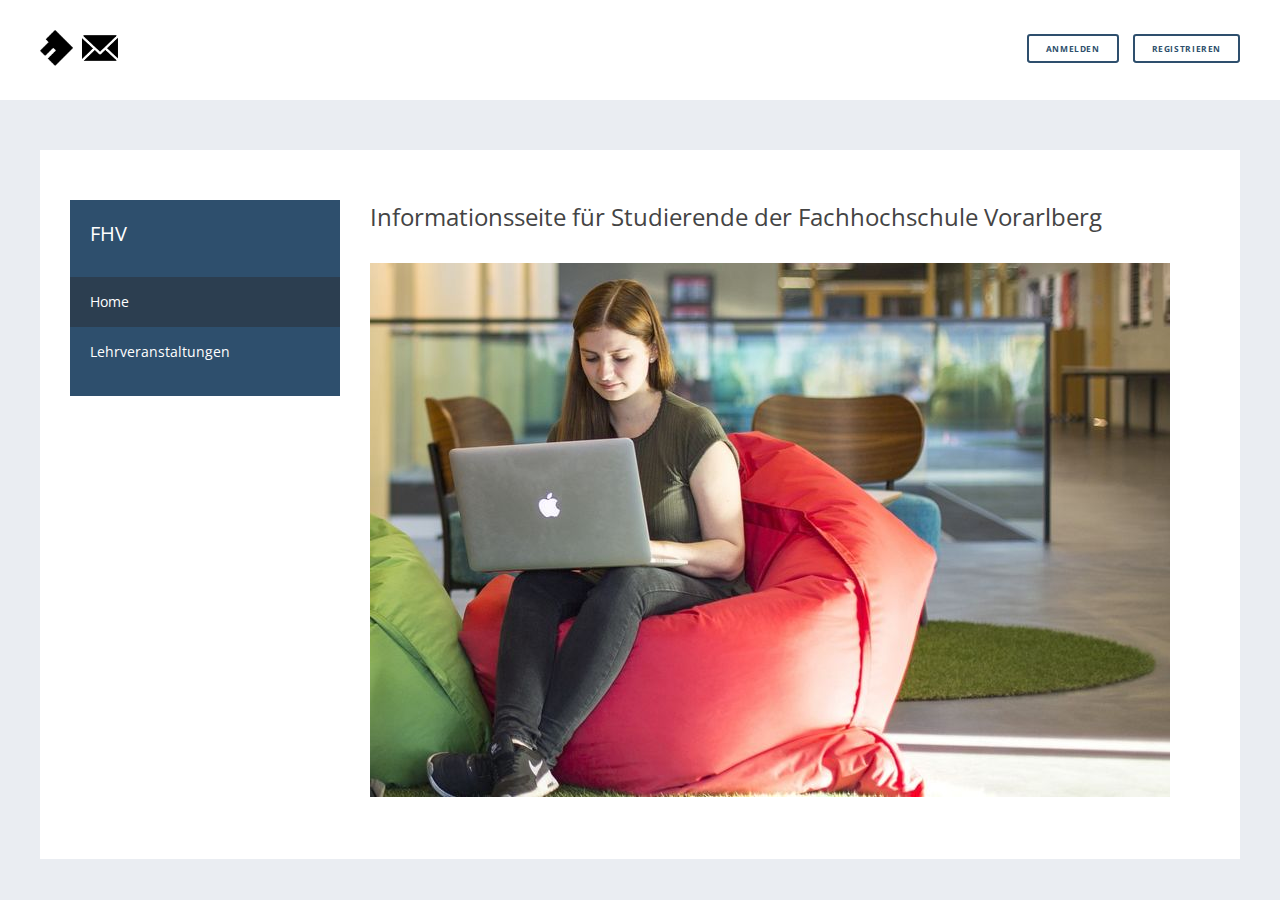
<file: index.html>
<!DOCTYPE html>
<html>

<head>
	<meta charset="utf-8">
	<meta name="author" content="Tobias Buhmann" />
	<meta name="copyright" content="Tobias Buhmann" />
	<meta name="keywords" content="Fachhochschule Vorarlberg, FHV, Studenten" />
	<meta name="robots" content="index" />
	<meta name="robots" content="max-image-preview:[medium]" />
	<meta http-equiv="cache-control" content="no-cache" />
	<meta name="viewport" content="width=device-width, initial-scale=1.0, user-scalable=no">
	<title>FHV | Registrierung</title>
	<link href='https://fonts.googleapis.com/css?family=Open+Sans:400,300,600,700&subset=latin,cyrillic'
		rel='stylesheet' type='text/css'>
	<link href="css/style.css" rel="stylesheet" type="text/css">
	<script src="js/main.js" type="text/javascript"></script>
</head>

<body>
	<header>
		<div class="container">
			<div class="head">
				<div class="head-logo" id="logos">
					<a href="index.html"><img src="images/logo.png" alt="fhv-logo"></a>
					<a href="mailto:tobias.buhmann@students.fhv.at"><img src="images/email.png" alt="mail-logo"></a>
				</div>

				<div class="head-button">
					<ul class="actions">
						<li><a href="index.html" class="button">Anmelden</a></li>
						<li><a href="registration.html" class="button">Registrieren</a></li>
					</ul>
				</div>
			</div>
		</div>
	</header>
	<section class="content">
		<div class="container">
			<div class="content-wrap">
				<div>
					<aside>
						<div class="menu-box">
							<h4>FHV</h4>
							<nav>
								<ul>
									<li><a href="index.html" class="current">Home</a></li>
									<li><a href="lv.html">Lehrveranstaltungen</a></li>
								</ul>
							</nav>
						</div>
					</aside>

					<div class="content-info">
						<div>
							<h3>Informationsseite für Studierende der Fachhochschule Vorarlberg</h3>
							<img src="images/home1.jpg">
						</div>
					</div>
				</div>
			</div>
		</div>
	</section>
</body>

</html>
</file>
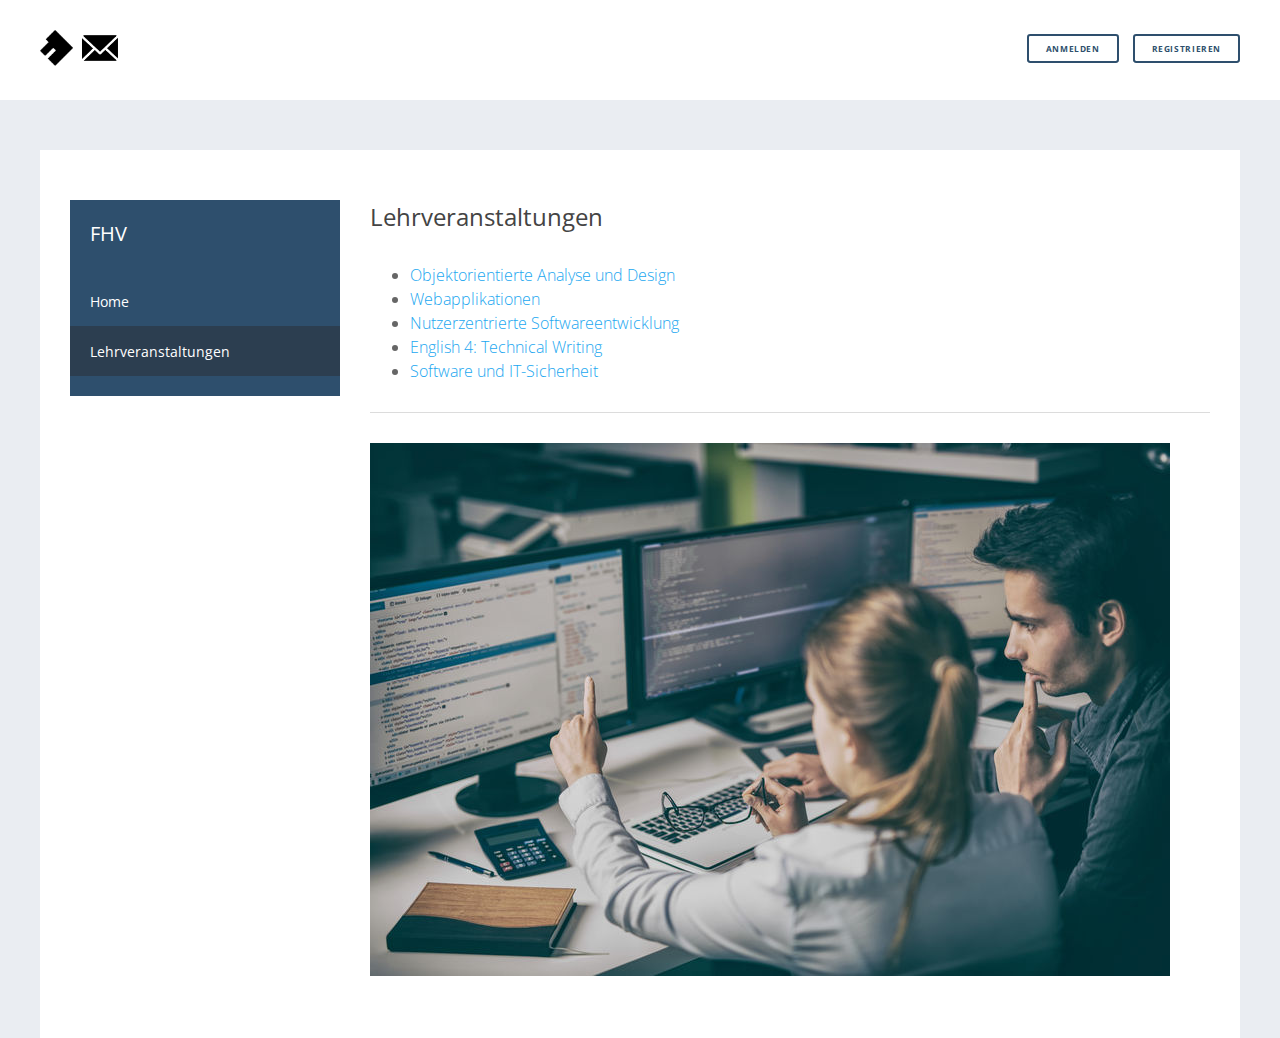
<file: lv.html>
<!DOCTYPE html>
<html>

<head>
	<meta charset="utf-8">
	<meta name="author" content="Tobias Buhmann" />
	<meta name="copyright" content="Tobias Buhmann" />
	<meta name="keywords" content="Fachhochschule Vorarlberg, FHV, Studenten" />
	<meta name="robots" content="index" />
	<meta name="robots" content="max-image-preview:[medium]" />
	<meta http-equiv="cache-control" content="no-cache" />
	<meta name="viewport" content="width=device-width, initial-scale=1.0, user-scalable=no">
	<title>FHV | Registrierung</title>
	<link href='https://fonts.googleapis.com/css?family=Open+Sans:400,300,600,700&subset=latin,cyrillic'
		rel='stylesheet' type='text/css'>
	<link href="css/style.css" rel="stylesheet" type="text/css">
	<script src="js/main.js" type="text/javascript"></script>
</head>

<body>
	<header>
		<div class="container">
			<div class="head">
				<div class="head-logo" id="logos">
					<a href="index.html"><img src="images/logo.png" alt="fhv-logo"></a>
					<a href="mailto:tobias.buhmann@students.fhv.at"><img src="images/email.png" alt="mail-logo"></a>
				</div>

				<div class="head-button">
					<ul class="actions">
						<li><a href="index.html" class="button">Anmelden</a></li>
						<li><a href="registration.html" class="button">Registrieren</a></li>
					</ul>
				</div>
			</div>
		</div>
	</header>
	<section class="content">
		<div class="container">
			<div class="content-wrap">
				<div>
					<aside>
						<div class="menu-box">
							<h4>FHV</h4>
							<nav>
								<ul>
									<li><a href="index.html">Home</a></li>
									<li><a href="lv.html" class="current">Lehrveranstaltungen</a></li>
								</ul>
							</nav>
						</div>
					</aside>
					<div class="content-info">
						<div class="section-txt">
							<h3>Lehrveranstaltungen</h3>
							<nav>
								<ul>
									<li><a href="ooad.html">Objektorientierte Analyse und
											Design</a></li>
									<li><a href="wa.html">Webapplikationen</a></li>
									<li><a href="lv.html">Nutzerzentrierte
											Softwareentwicklung</a></li>
									<li><a href="lv.html">English 4: Technical Writing</a></li>
									<li><a href="lv.html">Software und IT-Sicherheit</a></li>
								</ul>
							</nav>
						</div>
						<div>
							<img src="images/lv1.jpg">
						</div>
					</div>
				</div>
			</div>
		</div>
	</section>
</body>

</html>
</file>
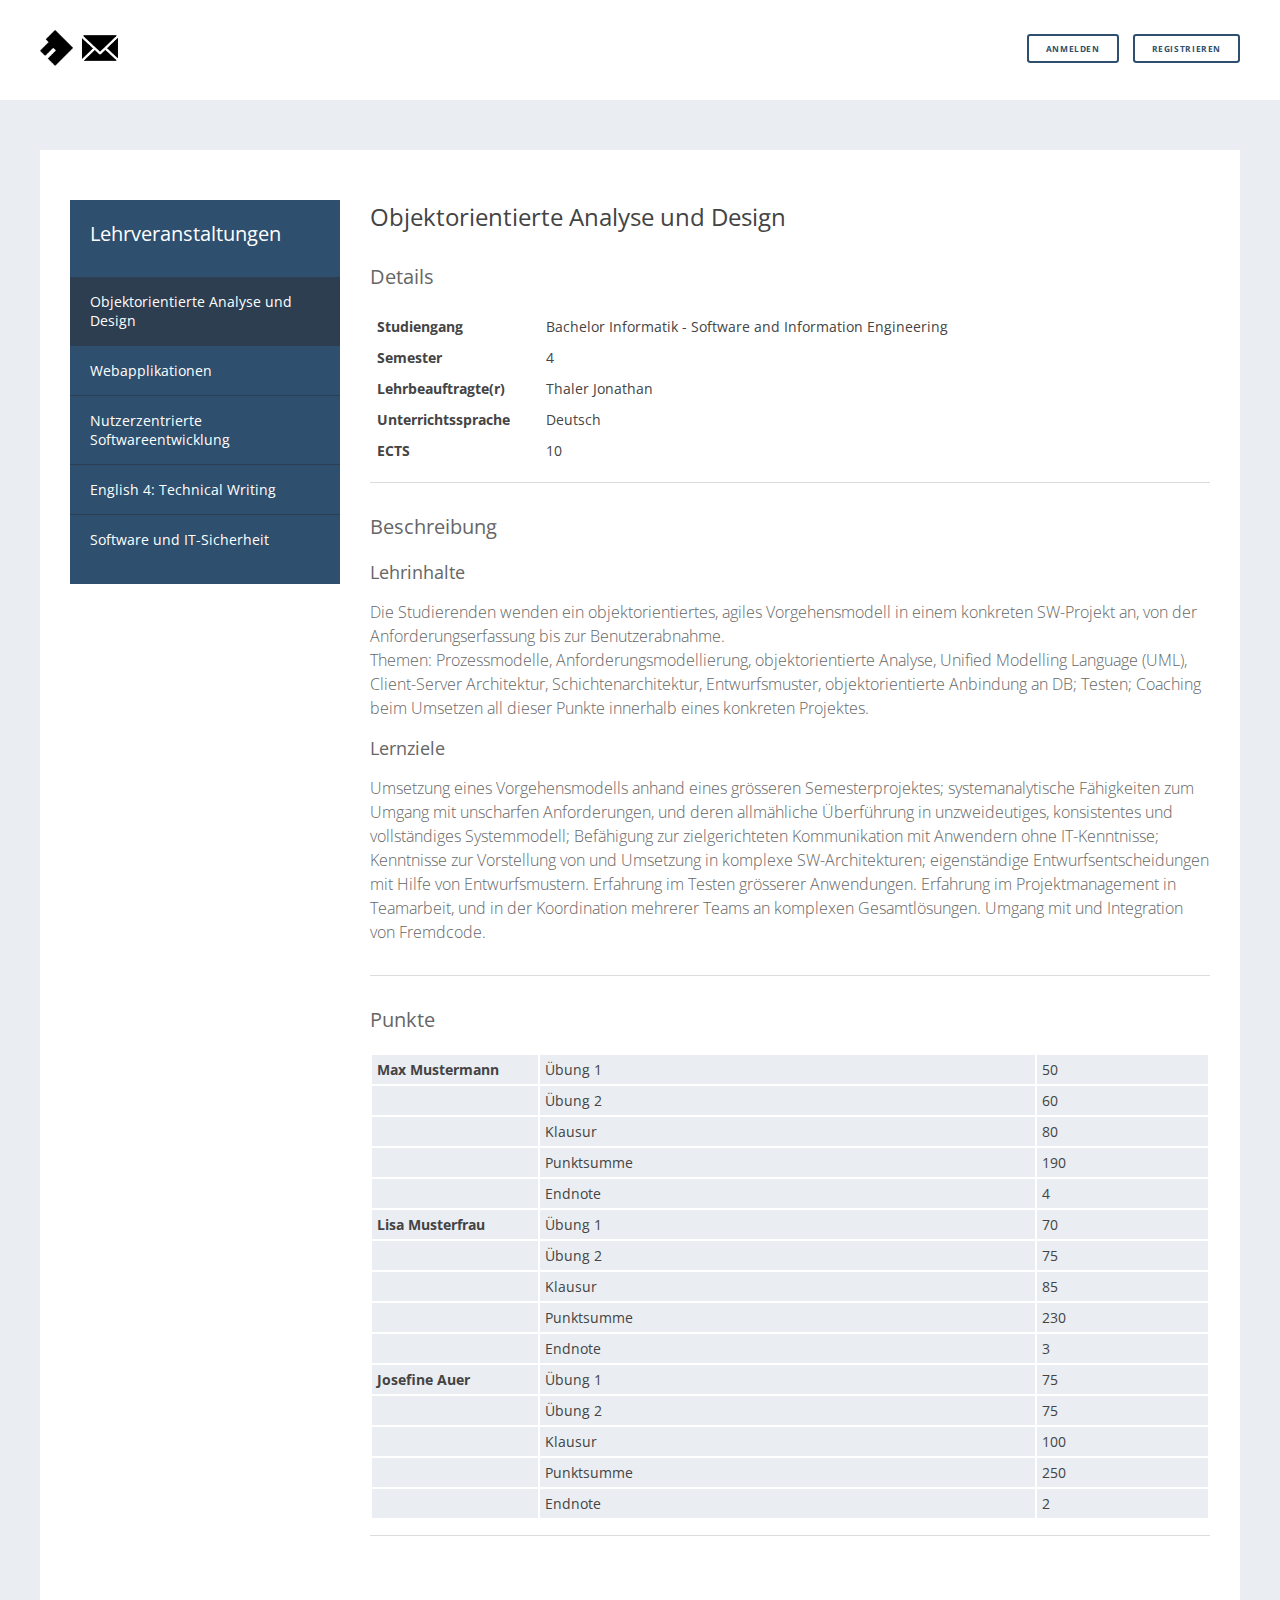
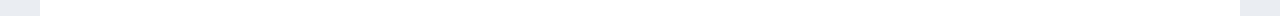
<file: ooad.html>
<!DOCTYPE html>
<html>

<head>
	<meta charset="utf-8">
	<meta name="author" content="Tobias Buhmann" />
	<meta name="copyright" content="Tobias Buhmann" />
	<meta name="keywords" content="Fachhochschule Vorarlberg, FHV, Studenten" />
	<meta name="robots" content="index" />
	<meta name="robots" content="max-image-preview:[medium]" />
	<meta http-equiv="cache-control" content="no-cache" />
	<meta name="viewport" content="width=device-width, initial-scale=1.0, user-scalable=no">
	<title>FHV | Registrierung</title>
	<link href='https://fonts.googleapis.com/css?family=Open+Sans:400,300,600,700&subset=latin,cyrillic'
		rel='stylesheet' type='text/css'>
	<link href="css/style.css" rel="stylesheet" type="text/css">
	<script src="js/main.js" type="text/javascript"></script>
</head>

<body>
	<header>
		<div class="container">
			<div class="head">
				<div class="head-logo" id="logos">
					<a href="index.html"><img src="images/logo.png" alt="fhv-logo"></a>
					<a href="mailto:tobias.buhmann@students.fhv.at"><img src="images/email.png" alt="mail-logo"></a>
				</div>

				<div class="head-button">
					<ul class="actions">
						<li><a href="index.html" class="button">Anmelden</a></li>
						<li><a href="registration.html" class="button">Registrieren</a></li>
					</ul>
				</div>
			</div>
		</div>
	</header>
	<section class="content">
		<div class="container">
			<div class="content-wrap">
				<div>
					<aside>
						<div class="menu-box">
							<h4>Lehrveranstaltungen</h4>
							<nav>
								<ul>
									<li><a href="ooad.html" class="current">Objektorientierte
											Analyse und Design</a></li>
									<li><a href="wa.html">Webapplikationen</a></li>
									<li><a href="lv.html">Nutzerzentrierte
											Softwareentwicklung</a></li>
									<li><a href="lv.html">English 4: Technical Writing</a></li>
									<li><a href="lv.html">Software und IT-Sicherheit</a></li>
								</ul>
							</nav>
						</div>
					</aside>

					<div class="content-info">
						<div class="section-txt">
							<h3>Objektorientierte Analyse und Design</h3>
							<h4>Details</h4>
							<table>
								<tr>
									<th>Studiengang</th>
									<td>Bachelor Informatik - Software and Information
										Engineering</td>
								</tr>
								<tr>
									<th>Semester</th>
									<td>4</td>
								</tr>
								<tr>
									<th>Lehrbeauftragte(r)</th>
									<td>Thaler Jonathan</td>
								</tr>
								<tr>
									<th>Unterrichtssprache</th>
									<td>Deutsch</td>
								</tr>
								<tr>
									<th>ECTS</th>
									<td>10</td>
								</tr>
							</table>
						</div>

						<div class="section-txt">
							<h4>Beschreibung</h4>
							<h5>Lehrinhalte</h5>
							<p>
								Die Studierenden wenden ein objektorientiertes, agiles
								Vorgehensmodell in einem konkreten SW-Projekt an, von der
								Anforderungserfassung bis zur Benutzerabnahme.<br> Themen:
								Prozessmodelle, Anforderungsmodellierung, objektorientierte
								Analyse, Unified Modelling Language (UML), Client-Server
								Architektur, Schichtenarchitektur, Entwurfsmuster,
								objektorientierte Anbindung an DB; Testen; Coaching beim
								Umsetzen all dieser Punkte innerhalb eines konkreten Projektes.
							</p>
							<h5>Lernziele</h5>
							<p>Umsetzung eines Vorgehensmodells anhand eines grösseren
								Semesterprojektes; systemanalytische Fähigkeiten zum Umgang mit
								unscharfen Anforderungen, und deren allmähliche Überführung in
								unzweideutiges, konsistentes und vollständiges Systemmodell;
								Befähigung zur zielgerichteten Kommunikation mit Anwendern ohne
								IT-Kenntnisse; Kenntnisse zur Vorstellung von und Umsetzung in
								komplexe SW-Architekturen; eigenständige Entwurfsentscheidungen
								mit Hilfe von Entwurfsmustern. Erfahrung im Testen grösserer
								Anwendungen. Erfahrung im Projektmanagement in Teamarbeit, und
								in der Koordination mehrerer Teams an komplexen Gesamtlösungen.
								Umgang mit und Integration von Fremdcode.</p>
						</div>

						<div class="section-txt">
							<h4>Punkte</h4>
							<table id="points">
								<tr>
									<th>Max Mustermann</th>
									<td>Übung 1</td>
									<td>50</td>
								</tr>
								<tr>
									<th></th>
									<td>Übung 2</td>
									<td>60</td>
								</tr>
								<tr>
									<th></th>
									<td>Klausur</td>
									<td>80</td>
								</tr>
								<tr>
									<th></th>
									<td>Punktsumme</td>
									<td>190</td>
								</tr>
								<tr>
									<th></th>
									<td>Endnote</td>
									<td>4</td>
								</tr>

								<tr>
									<th>Lisa Musterfrau</th>
									<td>Übung 1</td>
									<td>70</td>
								</tr>
								<tr>
									<th></th>
									<td>Übung 2</td>
									<td>75</td>
								</tr>
								<tr>
									<th></th>
									<td>Klausur</td>
									<td>85</td>
								</tr>
								<tr>
									<th></th>
									<td>Punktsumme</td>
									<td>230</td>
								</tr>
								<tr>
									<th></th>
									<td>Endnote</td>
									<td>3</td>
								</tr>

								<tr>
									<th>Josefine Auer</th>
									<td>Übung 1</td>
									<td>75</td>
								</tr>
								<tr>
									<th></th>
									<td>Übung 2</td>
									<td>75</td>
								</tr>
								<tr>
									<th></th>
									<td>Klausur</td>
									<td>100</td>
								</tr>
								<tr>
									<th></th>
									<td>Punktsumme</td>
									<td>250</td>
								</tr>
								<tr>
									<th></th>
									<td>Endnote</td>
									<td>2</td>
								</tr>
							</table>
						</div>

					</div>
				</div>
			</div>
		</div>
	</section>
</body>

</html>
</file>
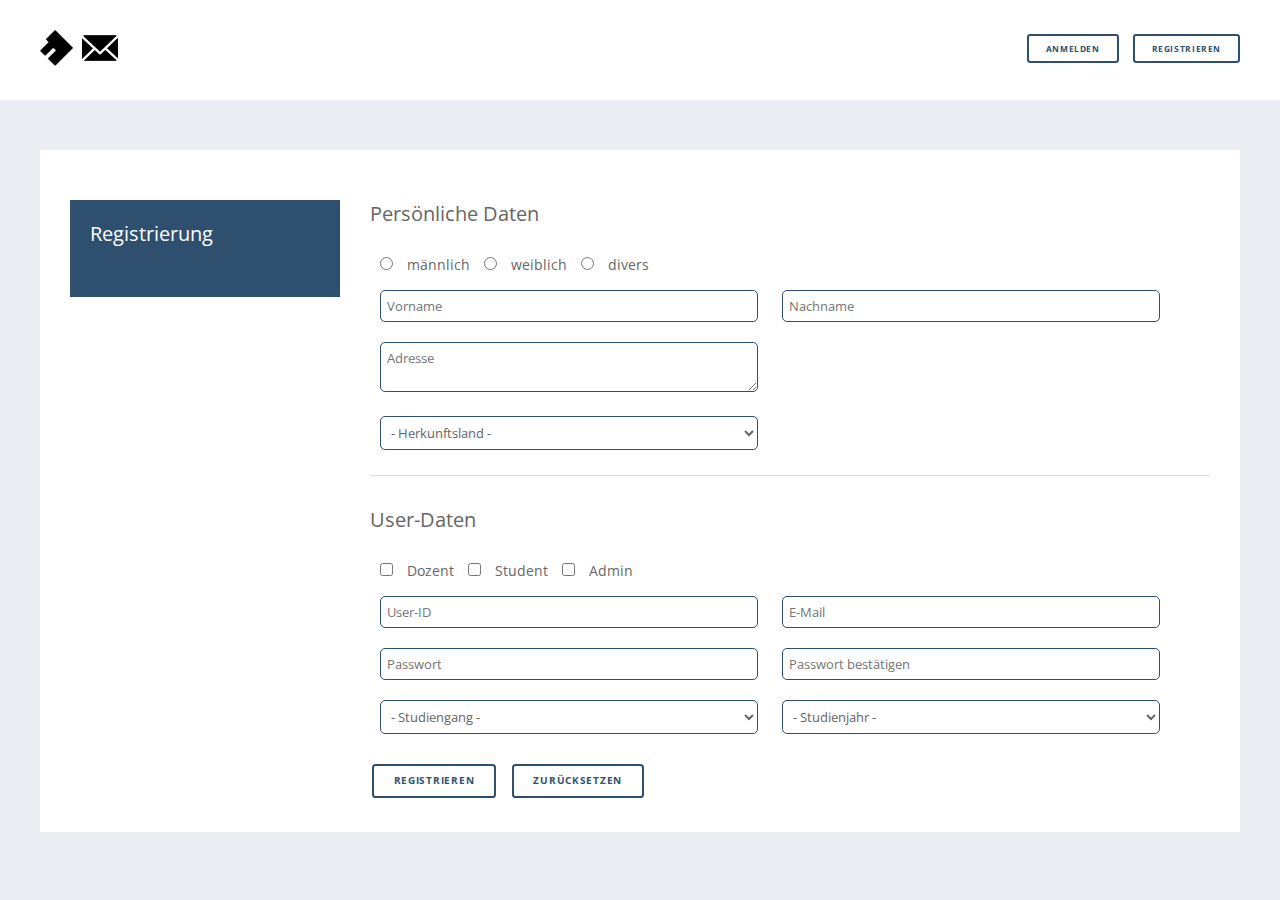
<file: registration.html>
<!DOCTYPE html>
<html>

<head>
	<meta charset="utf-8">
	<meta name="author" content="Tobias Buhmann" />
	<meta name="copyright" content="Tobias Buhmann" />
	<meta name="keywords" content="Fachhochschule Vorarlberg, FHV, Studenten" />
	<meta name="robots" content="index" />
	<meta name="robots" content="max-image-preview:[medium]" />
	<meta http-equiv="cache-control" content="no-cache" />
	<meta name="viewport" content="width=device-width, initial-scale=1.0, user-scalable=no">
	<title>FHV | Registrierung</title>
	<link href='https://fonts.googleapis.com/css?family=Open+Sans:400,300,600,700&subset=latin,cyrillic'
		rel='stylesheet' type='text/css'>
	<link href="css/style.css" rel="stylesheet" type="text/css">
	<script src="js/main.js" type="text/javascript"></script>
</head>

<body>

	<header>
		<div class="container">
			<div class="head">
				<div class="head-logo" id="logos">
					<a href="index.html"><img src="images/logo.png" alt="fhv-logo"></a>
					<a href="mailto:tobias.buhmann@students.fhv.at"><img src="images/email.png" alt="mail-logo"></a>
				</div>

				<div class="head-button">
					<ul class="actions">
						<li><a href="index.html" class="button">Anmelden</a></li>
						<li><a href="registration.html" class="button">Registrieren</a></li>
					</ul>
				</div>
			</div>
		</div>
	</header>

	<section class="content">
		<div class="container">
			<div class="content-wrap">
				<div>
					<aside>
						<div class="menu-box">
							<h4>Registrierung</h4>
							<nav>
								<ul>
								</ul>
							</nav>
						</div>
					</aside>

					<div class="content-info">
						<div>
							<form action="mailto:tobias.buhmann@students.fhv.at" name="registrierung" method="post"
								onsubmit="return validateRegistration(); return checkCheckbox(); ">
								<!-- Persönliche Daten -->
								<div class="section-txt">
									<h4>Persönliche Daten</h4>
									<input type="radio" name="geschlecht" value="1" required>
									<label for="geschlecht">männlich</label>
									<input type="radio" name="geschlecht" value="2">
									<label for="geschlecht">weiblich</label>
									<input type="radio" name="geschlecht" value="3">
									<label for="geschlecht">divers</label> <br>
									<input type="text" name="vorname" placeholder="Vorname" />
									<input type="text" name="nachname" placeholder="Nachname" />
									<textarea name="adresse" placeholder="Adresse" rows="2"></textarea>
									<br>
									<select name="herkunftsland">
										<option value="-1">- Herkunftsland -</option>
										<option value="1">Österreich</option>
										<option value="2">Schweiz</option>
										<option value="3">Deutschland</option>
										<option value="4">anderes</option>
									</select>
								</div>

								<!-- User-Daten -->
								<div>
									<h4>User-Daten</h4>
									<input type="checkbox" name="berechtigung" value="1" required>
									<label for="berechtigung">Dozent</label>
									<input type="checkbox" name="berechtigung" value="2">
									<label for="berechtigung">Student</label>
									<input type="checkbox" name="berechtigung" value="3">
									<label for="berechtigung">Admin</label> <br>
									<input type="text" name="userID" minlength="5" maxlength="8"
										placeholder="User-ID" />
									<input type="text" name="mail" placeholder="E-Mail" /> <br>
									<input type="passwort" name="passwort" minlength="6" maxlength="9"
										placeholder="Passwort" />
									<input type="passwort" name="passwortBest" minlength="6" maxlength="9"
										placeholder="Passwort bestätigen" />
									<select name="studiengang">
										<option value="-1">- Studiengang -</option>
										<option value="1">Informatik - Software and Information Engineering</option>
										<option value="2">Informatik - Digital Innovation</option>
										<option value="3">Intermedia</option>
										<option value="4">Mechatronik</option>
									</select>
									<select name="studienjahr" id="studienjahr">
										<option value="-1">- Studienjahr -</option>
										<option value="1">SS 2020</option>
										<option value="2">WS 2020/21</option>
										<option value="3">SS 2021</option>
										<option value="4">WS 2021/22</option>
									</select> <br>
								</div>
								<div class="forms-button">
									<ul class="actions">
										<li><input type="submit" value="Registrieren" /></li>
										<li><input type="reset" value="Zurücksetzen" /></li>
									</ul>
								</div>
							</form>
						</div>
					</div>
				</div>
			</div>
	</section>
</body>

</html>
</file>
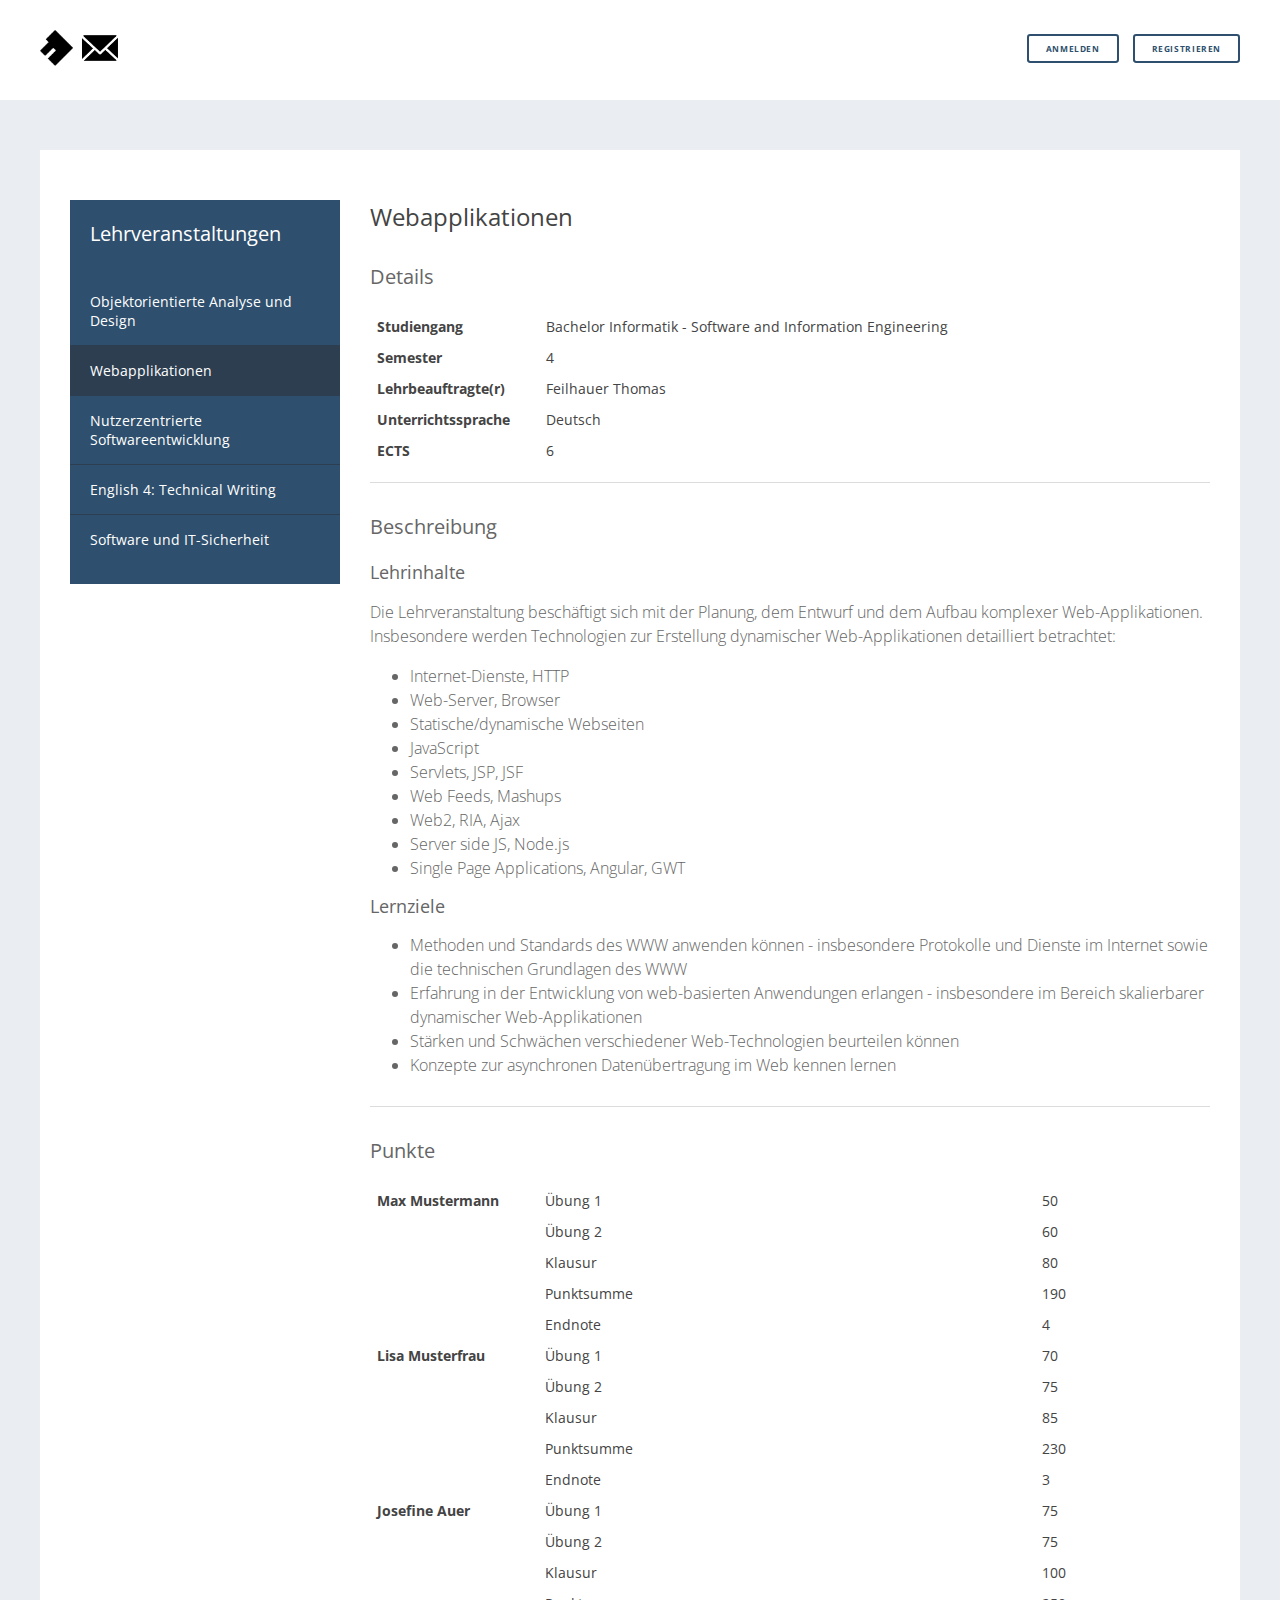
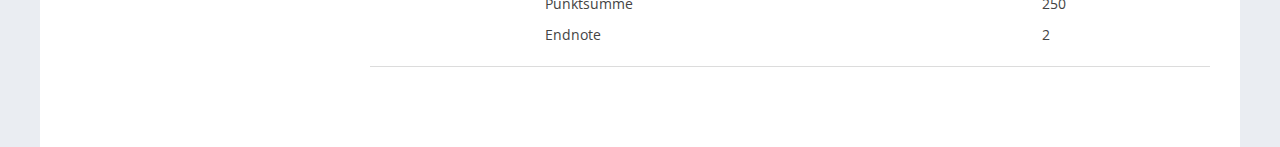
<file: wa.html>
<!DOCTYPE html>
<html>

<head>
	<meta charset="utf-8">
	<meta name="author" content="Tobias Buhmann" />
	<meta name="copyright" content="Tobias Buhmann" />
	<meta name="keywords" content="Fachhochschule Vorarlberg, FHV, Studenten" />
	<meta name="robots" content="index" />
	<meta name="robots" content="max-image-preview:[medium]" />
	<meta http-equiv="cache-control" content="no-cache" />
	<meta name="viewport" content="width=device-width, initial-scale=1.0, user-scalable=no">
	<title>FHV | Registrierung</title>
	<link href='https://fonts.googleapis.com/css?family=Open+Sans:400,300,600,700&subset=latin,cyrillic'
		rel='stylesheet' type='text/css'>
	<link href="css/style.css" rel="stylesheet" type="text/css">
	<script src="js/main.js" type="text/javascript"></script>
</head>

<body>
	<header>
		<div class="container">
			<div class="head">
				<div class="head-logo" id="logos">
					<a href="index.html"><img src="images/logo.png" alt="fhv-logo"></a>
					<a href="mailto:tobias.buhmann@students.fhv.at"><img src="images/email.png" alt="mail-logo"></a>
				</div>

				<div class="head-button">
					<ul class="actions">
						<li><a href="index.html" class="button">Anmelden</a></li>
						<li><a href="registration.html" class="button">Registrieren</a></li>
					</ul>
				</div>
			</div>
		</div>
	</header>
	<section class="content">
		<div class="container">
			<div class="content-wrap">
				<div>
					<aside>
						<div class="menu-box">
							<h4>Lehrveranstaltungen</h4>
							<nav>
								<ul>
									<li><a href="ooad.html">Objektorientierte Analyse und
											Design</a></li>
									<li><a href="wa.html" class="current">Webapplikationen</a></li>
									<li><a href="lv.html">Nutzerzentrierte
											Softwareentwicklung</a></li>
									<li><a href="lv.html">English 4: Technical Writing</a></li>
									<li><a href="lv.html">Software und IT-Sicherheit</a></li>
								</ul>
							</nav>
						</div>
					</aside>

					<div class="content-info">
						<div class="section-txt">
							<h3>Webapplikationen</h3>
							<h4>Details</h4>
							<table>
								<tr>
									<th>Studiengang</th>
									<td>Bachelor Informatik - Software and Information
										Engineering</td>
								</tr>
								<tr>
									<th>Semester</th>
									<td>4</td>
								</tr>
								<tr>
									<th>Lehrbeauftragte(r)</th>
									<td>Feilhauer Thomas</td>
								</tr>
								<tr>
									<th>Unterrichtssprache</th>
									<td>Deutsch</td>
								</tr>
								<tr>
									<th>ECTS</th>
									<td>6</td>
								</tr>
							</table>
						</div>

						<div class="section-txt">
							<h4>Beschreibung</h4>
							<h5>Lehrinhalte</h5>
							<p>
								Die Lehrveranstaltung beschäftigt sich mit der Planung, dem
								Entwurf und dem Aufbau komplexer Web-Applikationen. Insbesondere
								werden Technologien zur Erstellung dynamischer Web-Applikationen
								detailliert betrachtet: <br>
							</p>
							<ul>
								<li>Internet-Dienste, HTTP</li>
								<li>Web-Server, Browser</li>
								<li>Statische/dynamische Webseiten</li>
								<li>JavaScript</li>
								<li>Servlets, JSP, JSF</li>
								<li>Web Feeds, Mashups</li>
								<li>Web2, RIA, Ajax</li>
								<li>Server side JS, Node.js</li>
								<li>Single Page Applications, Angular, GWT</li>
							</ul>
							<h5>Lernziele</h5>
							<ul>
								<li>Methoden und Standards des WWW anwenden können -
									insbesondere Protokolle und Dienste im Internet sowie die
									technischen Grundlagen des WWW</li>
								<li>Erfahrung in der Entwicklung von web-basierten
									Anwendungen erlangen - insbesondere im Bereich skalierbarer
									dynamischer Web-Applikationen</li>
								<li>Stärken und Schwächen verschiedener Web-Technologien
									beurteilen können</li>
								<li>Konzepte zur asynchronen Datenübertragung im Web kennen
									lernen</li>
							</ul>
						</div>

						<div class="section-txt">
							<h4>Punkte</h4>
							<table>
								<tr>
									<th>Max Mustermann</th>
									<td>Übung 1</td>
									<td>50</td>
								</tr>
								<tr>
									<th></th>
									<td>Übung 2</td>
									<td>60</td>
								</tr>
								<tr>
									<th></th>
									<td>Klausur</td>
									<td>80</td>
								</tr>
								<tr>
									<th></th>
									<td>Punktsumme</td>
									<td>190</td>
								</tr>
								<tr>
									<th></th>
									<td>Endnote</td>
									<td>4</td>
								</tr>

								<tr>
									<th>Lisa Musterfrau</th>
									<td>Übung 1</td>
									<td>70</td>
								</tr>
								<tr>
									<th></th>
									<td>Übung 2</td>
									<td>75</td>
								</tr>
								<tr>
									<th></th>
									<td>Klausur</td>
									<td>85</td>
								</tr>
								<tr>
									<th></th>
									<td>Punktsumme</td>
									<td>230</td>
								</tr>
								<tr>
									<th></th>
									<td>Endnote</td>
									<td>3</td>
								</tr>

								<tr>
									<th>Josefine Auer</th>
									<td>Übung 1</td>
									<td>75</td>
								</tr>
								<tr>
									<th></th>
									<td>Übung 2</td>
									<td>75</td>
								</tr>
								<tr>
									<th></th>
									<td>Klausur</td>
									<td>100</td>
								</tr>
								<tr>
									<th></th>
									<td>Punktsumme</td>
									<td>250</td>
								</tr>
								<tr>
									<th></th>
									<td>Endnote</td>
									<td>2</td>
								</tr>
							</table>
						</div>

					</div>
				</div>
			</div>
		</div>
	</section>
</body>

</html>
</file>
<file: css/style.css>
* {
  box-sizing: border-box;
  font-family: "Open Sans", sans-serif;
}

body {
  background: #eaedf2;
  color: #666;
  font-size: 14px;
  margin: 0;
}

a {
  transition: all 0.3s ease;
  text-decoration: none;
}

aside,
header,
main,
nav,
section {
  display: block;
}

header {
  margin: 0 0 50px 0;
  padding: 20px 0;
  background: #fff;
}

section {
  position: relative;
}

section img {
  display: block;
  max-width: 100%;
  height: auto;
  margin: 12px 0 12px 0;
}

h1,
h2,
h3,
h4,
h5,
h6 {
  font-weight: 400;
}

h1 {
  font-size: 36px;
  margin: 0 0 30px 0;
}

h2 {
  font-size: 30px;
  margin: 0 0 30px 0;
}

h3 {
  font-size: 24px;
  margin: 0 0 30px 0;
  font-weight: 400;
  color: #444;
}

h4 {
  font-size: 20px;
  margin: 0 0 20px 0;
}

h5 {
  font-size: 18px;
  margin: 0 0 15px 0;
}

h6 {
  font-size: 16px;
  margin: 0 0 10px 0;
}

aside {
  color: #fff;
  float: left;
  padding-left: 15px;
  width: 285px;
}

aside h4 {
  font-size: 20px;
  font-weight: 400;
  margin: 0 0 30px 0;
}

table {
  background-color: transparent;
  color: #444;
  width: 100%;
}

table th,
table td {
  text-align: left;
  padding: 5px;
}

table th:first-child {
  width: 20%;
}

.container {
  padding-right: 15px;
  padding-left: 15px;
  margin-right: auto;
  margin-left: auto;
  width: 1200px;
}

.container:before,
.container:after,
.head:before,
.head:after {
  display: table;
  content: " ";
}

.container:after,
.head:after {
  clear: both;
}

.head {
  margin-right: -15px;
  margin-left: -15px;
}

.head-logo {
  float: left;
  width: 30%;
  margin: 10px 0 10px 0;
}

#logos img {
  height: 36px;
  margin: 0 5px 0 0;
}

section .container {
  background: #fff;
}

.menu-box {
  padding: 20px;
  background: #2e4f6d;
}

.menu-box ul {
  margin: 0;
  padding: 0;
}

.menu-box li {
  display: block;
}

.menu-box li a {
  display: block;
  padding: 15px 20px;
  margin-left: -20px;
  margin-right: -20px;
  color: #fff;
  border-bottom: 1px solid #2c3e50;
}

.menu-box li a:hover,
.menu-box li a.current {
  background: #2c3e50;
}

.menu-box li:last-child a {
  border-bottom: 0;
}

.content-wrap {
  padding: 50px 0;
}

.content-info {
  padding-right: 15px;
  padding-left: 315px;
}

.section-txt {
  padding-bottom: 15px;
  margin-bottom: 30px;
  border-bottom: 1px solid #dcdcdc;
}

.content-info a {
  color: #22a7f0;
}

.content-info a:hover {
  color: #444;
}

.content-info p {
  color: #666;
  line-height: 24px;
  font-size: 16px;
  font-weight: 300;
}

.content-info ul {
  margin: 0 0 14px 0;
}

.content-info ul li {
  line-height: 24px;
  font-size: 16px;
  font-weight: 300;
}

#points tr {
  background-color: #eaedf2;
}

/* buttons */
ul.actions {
  display: flex;
  list-style: none;
  margin-left: -1em;
  padding-left: 0;
}

ul.actions li {
  padding: 0 0 0 1em;
  vertical-align: middle;
}

input[type="button"],
input[type="submit"],
input[type="reset"],
button,
.button {
  appearance: none;
  background-color: transparent;
  border-radius: 0.375em;
  border: 0;
  box-shadow: inset 0 0 0 2px #2e4f6d;
  color: #2e4f6d !important;
  cursor: pointer;
  display: inline-block;
  font-size: 0.6em;
  font-weight: 700;
  height: 3.5em;
  letter-spacing: 0.075em;
  line-height: 3.5em;
  padding: 0 2.25em;
  text-align: center;
  text-decoration: none;
  text-transform: uppercase;
  white-space: nowrap;
}

input[type="button"]:hover,
button:hover,
.button:hover {
  background-color: #eaedf2;
}

.head-button {
  float: right;
}

.forms-button {
  margin: 20px 0 20px 0;
}

/* forms */
input[type="text"],
input[type="passwort"],
textarea,
select {
  background: #fff;
  color: inherit;
  border-radius: 0.375em;
  border: solid 1px #2e4f6d;
  margin: 10px;
  padding: 6px;
  width: 45%;
}

input[type="radio"] {
  margin: 10px;
}

input[type="checkbox"] {
  margin: 10px;
}

.forms-button {
  float: left;
}

@media only screen and (max-width: 1200px) {
  .container {
    width: 970px;
  }
}

@media only screen and (max-width: 992px) {
  .container {
    width: 750px;
  }
}

@media only screen and (max-width: 768px) {
  .container {
    width: 100%;
  }
  header {
    margin-bottom: 30px;
  }
  .content-wrap {
    padding: 30px 0;
  }
  #logos {
    text-align: center;
    margin-bottom: 15px;
  }
  #logos img {
    margin: 0 auto;
  }
  aside {
    width: 100%;
    float: none;
    padding: 0 15px;
    margin-bottom: 30px;
  }
  .content-info {
    padding-right: 15px;
    padding-left: 15px;
  }
  .content-info p,
  .content-info ul li {
    font-size: 14px;
    line-height: 22px;
  }
  .content-info h3 {
    font-size: 20px;
  }
  h1 {
    font-size: 32px;
  }
  h2 {
    font-size: 26px;
  }
  h3 {
    font-size: 20px;
  }
  h4 {
    font-size: 18px;
  }
  h5 {
    font-size: 16px;
  }
  h6 {
    font-size: 14px;
  }
}
</file>
